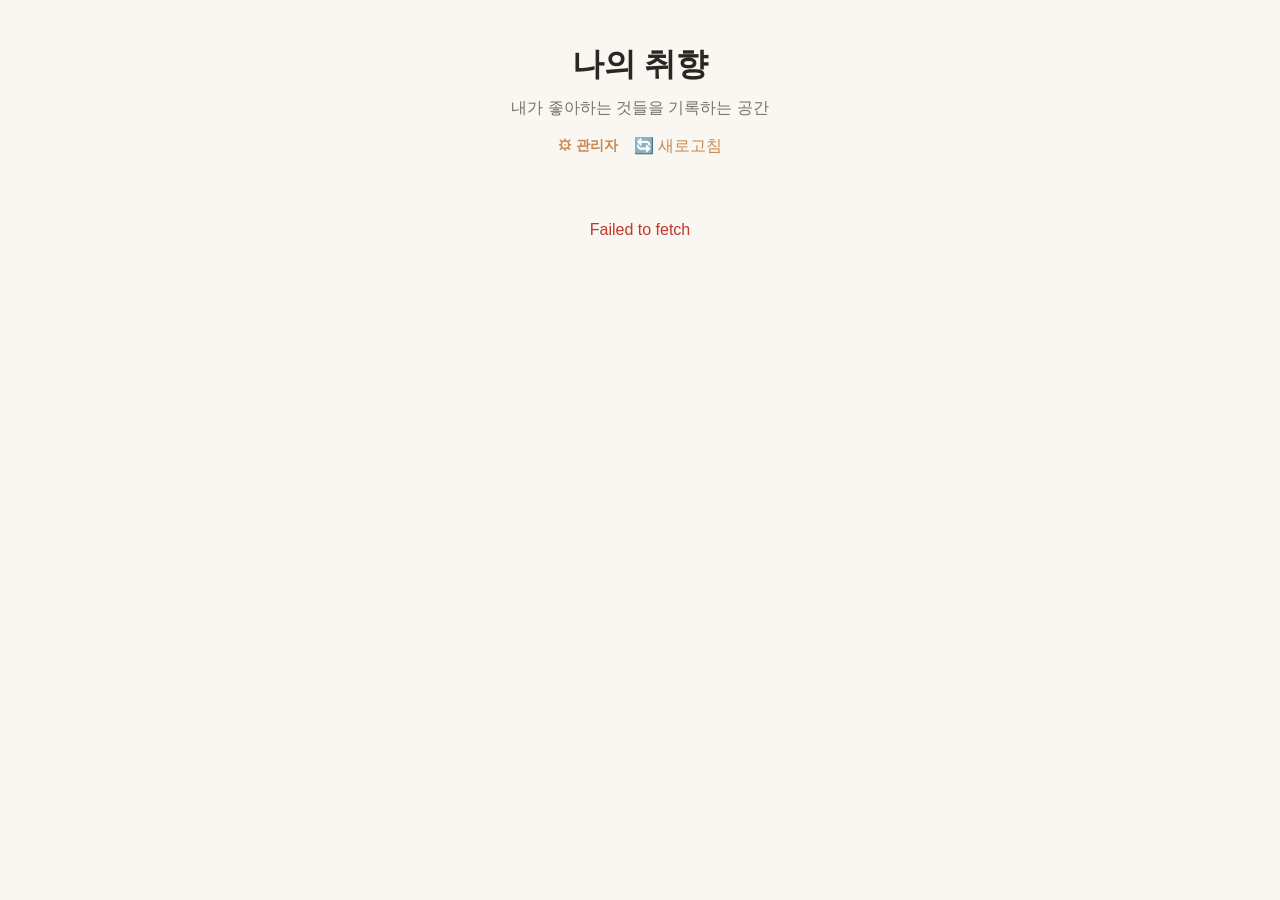
<file: index.html>
<!DOCTYPE html>
<html lang="ko">
<head>
<meta charset="UTF-8">
<meta name="viewport" content="width=device-width, initial-scale=1.0">
<meta name="robots" content="noindex, nofollow">
<title>나의 취향</title>
<link rel="stylesheet" href="style.css?v=20260821">
</head>
<body>
<header class="page-header">
    <h1>나의 취향</h1>
    <p class="page-subtitle">내가 좋아하는 것들을 기록하는 공간</p>
    <div class="nav-row">
        <a class="nav-link" href="admin.html">⚙ 관리자</a>
        <button type="button" id="refreshBtn" class="nav-link nav-button">🔄 새로고침</button>
    </div>
</header>
<main>
    <div id="loading" class="loading">불러오는 중...</div>
    <div id="errorMessage" class="error-message" style="display:none;"></div>
    <div id="emptyState" class="empty-state" style="display:none;">아직 등록된 취향이 없어요.</div>
    <div id="categories" class="categories"></div>
    <div id="toast" class="toast"></div>
</main>
<script src="taste-utils.js?v=20260821"></script>
<script src="admin-utils.js?v=20260821"></script>
<script src="app.js?v=20260821"></script>
</body>
</html>
</file>
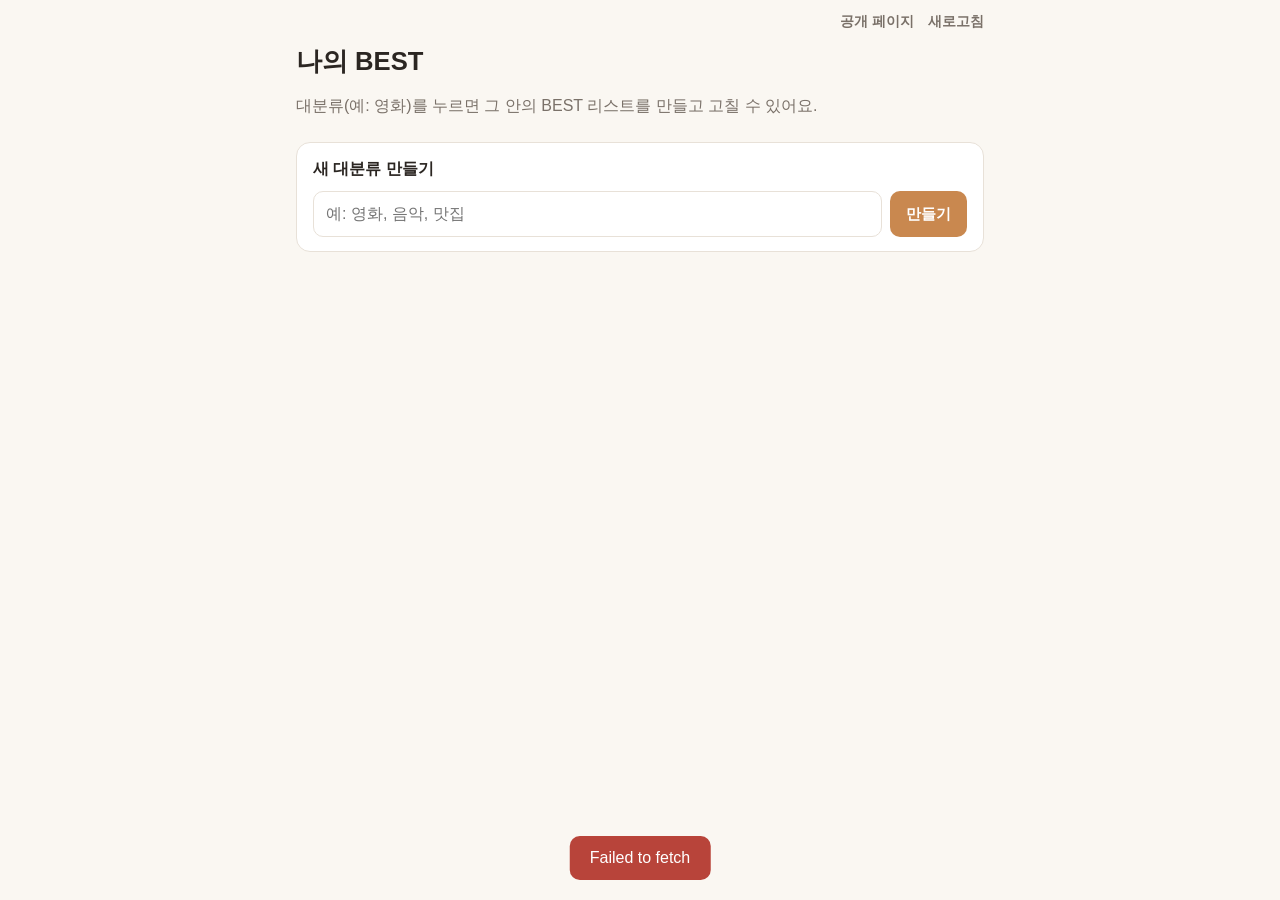
<file: admin.html>
<!DOCTYPE html>
<html lang="ko">
<head>
<meta charset="UTF-8">
<meta name="viewport" content="width=device-width, initial-scale=1.0">
<meta name="robots" content="noindex, nofollow">
<title>나의 BEST - 관리</title>
<link rel="stylesheet" href="admin_style.css?v=20260923">
</head>
<body>
<header class="topbar">
    <button type="button" id="backBtn" class="back-btn" hidden>‹ <span id="backLabel"></span></button>
    <div class="topbar-links">
        <a class="nav-link" href="index.html">공개 페이지</a>
        <button type="button" id="refreshBtn" class="nav-link nav-button">새로고침</button>
    </div>
</header>
<main>
    <p id="crumb" class="crumb"></p>
    <h1 id="viewTitle" class="view-title">나의 BEST</h1>
    <div id="loading" class="hint">불러오는 중...</div>
    <div id="view"></div>
    <div id="toast" class="toast"></div>
</main>
<script src="admin-utils.js?v=20260923"></script>
<script src="admin.js?v=20260923"></script>
</body>
</html>
</file>
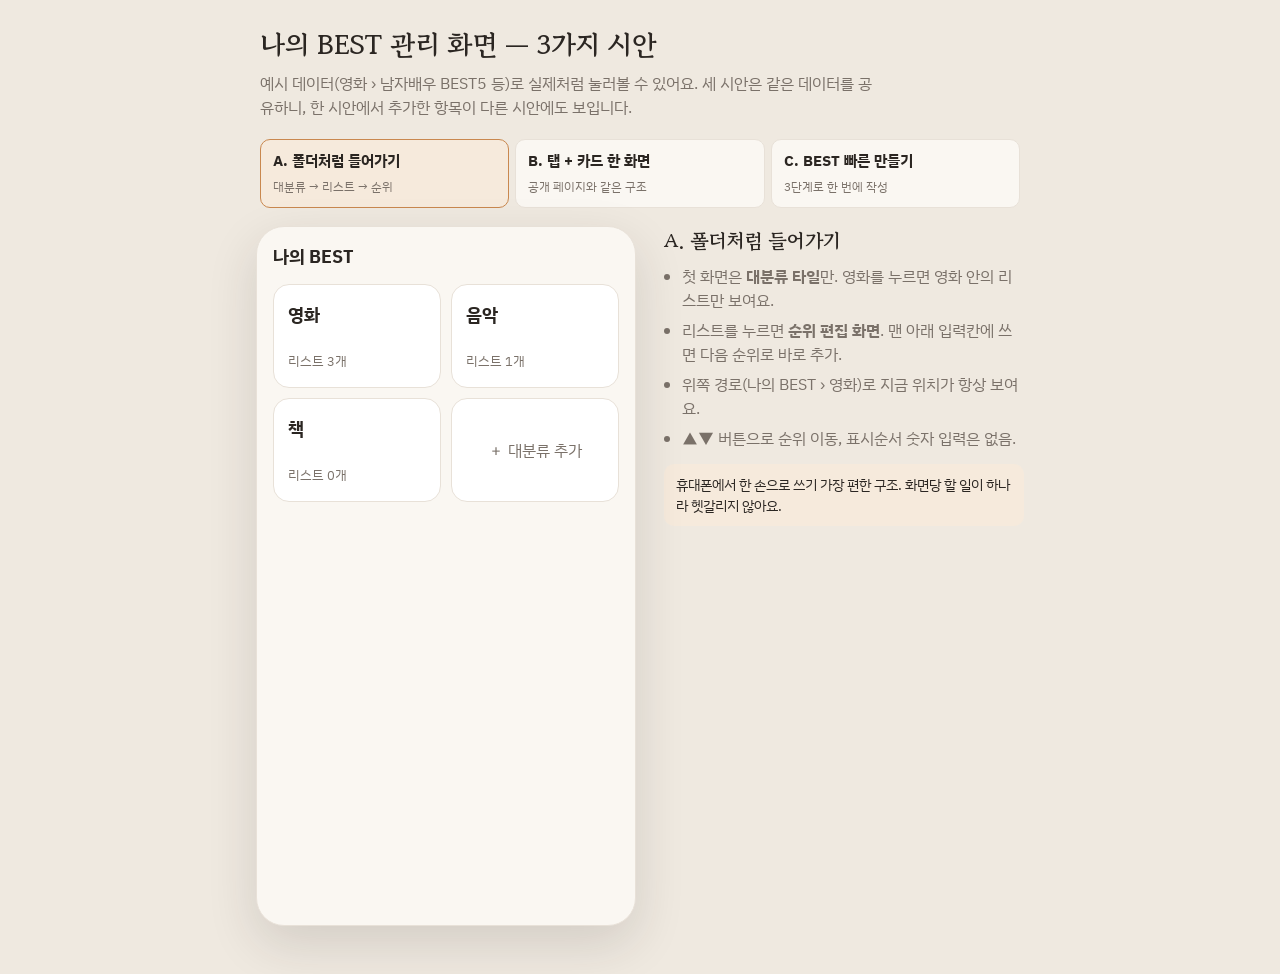
<file: design-samples.html>
<!DOCTYPE html>
<html lang="ko">
<head>
<meta charset="UTF-8">
<meta name="viewport" content="width=device-width, initial-scale=1.0">
<meta name="robots" content="noindex, nofollow">
</head>
<body>
<title>나의 BEST 시안</title>
<link rel="preconnect" href="https://fonts.googleapis.com">
<link rel="stylesheet" href="https://fonts.googleapis.com/css2?family=IBM+Plex+Sans+KR:wght@400;500;700&family=Gowun+Batang:wght@700&display=swap">
<style>
:root {
  --bg: #faf7f2; --card: #ffffff; --text: #2b2622; --muted: #7a7169; --accent: #c9884f;
  --accent-soft: #f6eadc; --border: #e8e1d8; --danger: #b8443a; --shade: rgba(43,38,34,.38);
  --gold: #e3a834; --silver: #a9b2c2; --bronze: #b97a45; --stage: #efe9e0;
}
@media (prefers-color-scheme: dark) {
  :root:not([data-theme="light"]) {
    color-scheme: dark;
    --bg: #1d1a17; --card: #27231f; --text: #eee7de; --muted: #a79d92; --accent: #dca46f;
    --accent-soft: #3a2f24; --border: #3b352f; --danger: #e07a6f; --shade: rgba(0,0,0,.55); --stage: #151310;
  }
}
:root[data-theme="dark"] {
  color-scheme: dark;
  --bg: #1d1a17; --card: #27231f; --text: #eee7de; --muted: #a79d92; --accent: #dca46f;
  --accent-soft: #3a2f24; --border: #3b352f; --danger: #e07a6f; --shade: rgba(0,0,0,.55); --stage: #151310;
}
* { box-sizing: border-box; }
body {
  background: var(--stage); color: var(--text); margin: 0;
  font-family: "IBM Plex Sans KR", "Apple SD Gothic Neo", "Malgun Gothic", sans-serif;
  padding-inline: 16px; padding-block: 24px 48px; line-height: 1.5;
}
button, input { font: inherit; color: inherit; }
button { cursor: pointer; }
:focus-visible { outline: 2px solid var(--accent); outline-offset: 2px; }

.intro { max-width: 760px; margin: 0 auto 20px; }
.intro h1 { font-family: "Gowun Batang", serif; font-size: 1.7rem; margin: 0 0 6px; text-wrap: balance; }
.intro p { margin: 0; color: var(--muted); max-width: 62ch; }

.switch { display: flex; gap: 6px; max-width: 760px; margin: 0 auto 18px; flex-wrap: wrap; }
.switch button {
  flex: 1 1 150px; text-align: left; padding: 10px 12px; border-radius: 10px;
  border: 1px solid var(--border); background: var(--bg);
}
.switch button b { display: block; font-size: .95rem; }
.switch button span { font-size: .78rem; color: var(--muted); }
.switch button[aria-pressed="true"] { border-color: var(--accent); background: var(--accent-soft); }

.stage { display: flex; gap: 28px; justify-content: center; align-items: flex-start; flex-wrap: wrap; max-width: 960px; margin: 0 auto; }
.phone {
  width: 100%; max-width: 380px; height: 700px; background: var(--bg); border-radius: 28px;
  border: 1px solid var(--border); overflow: hidden; position: relative;
  box-shadow: 0 18px 50px rgba(43,38,34,.14); display: flex; flex-direction: column;
}
.notes { flex: 1 1 260px; max-width: 360px; }
.notes h2 { font-family: "Gowun Batang", serif; margin: 0 0 8px; font-size: 1.25rem; }
.notes ul { margin: 0; padding-left: 18px; color: var(--muted); display: grid; gap: 6px; }
.notes .fit { margin-top: 14px; padding: 10px 12px; border-radius: 10px; background: var(--accent-soft); font-size: .88rem; }

/* shared in-phone parts */
.bar { display: flex; align-items: center; gap: 8px; padding: 16px 16px 10px; }
.bar h3 { margin: 0; font-size: 1.15rem; flex: 1; min-width: 0; overflow: hidden; text-overflow: ellipsis; white-space: nowrap; }
.crumb { font-size: .8rem; color: var(--muted); padding: 0 16px; }
.back { border: none; background: none; color: var(--accent); font-weight: 700; padding: 4px 0; }
.scroll { flex: 1; overflow-y: auto; padding: 4px 16px 90px; }
.ghost { border: 1px dashed var(--border); background: none; border-radius: 12px; color: var(--muted); padding: 12px; width: 100%; }
.pill { border: 1px solid var(--border); background: var(--card); border-radius: 999px; padding: 5px 12px; font-size: .85rem; white-space: nowrap; }
.pill.on { background: var(--accent); border-color: var(--accent); color: #fff; }
.rank {
  flex: 0 0 auto; width: 28px; height: 28px; border-radius: 50%; display: grid; place-items: center;
  font-size: .8rem; font-weight: 700; background: var(--border); color: var(--text); font-variant-numeric: tabular-nums;
}
.rank.r1 { background: var(--gold); color: #3f2a00; }
.rank.r2 { background: var(--silver); color: #232833; }
.rank.r3 { background: var(--bronze); color: #fff; }
.row { display: flex; align-items: center; gap: 10px; padding: 10px 0; border-top: 1px solid var(--border); }
.row:first-child { border-top: none; }
.row .t { flex: 1; min-width: 0; }
.row .t small { display: block; color: var(--muted); font-size: .78rem; }
.icon { border: none; background: none; color: var(--muted); padding: 4px 6px; border-radius: 6px; font-size: .95rem; }
.icon:hover { background: var(--accent-soft); }
.addrow { display: flex; gap: 8px; margin-top: 10px; }
.addrow input { flex: 1; min-width: 0; padding: 9px 12px; border: 1px solid var(--border); border-radius: 10px; background: var(--card); }
.addrow button, .primary { border: none; background: var(--accent); color: #fff; border-radius: 10px; padding: 9px 14px; font-weight: 700; }
.card { background: var(--card); border: 1px solid var(--border); border-radius: 14px; padding: 12px 14px; }
.fab { position: absolute; right: 16px; bottom: 18px; left: 16px; padding: 14px; border-radius: 14px; font-size: 1rem; box-shadow: 0 8px 20px rgba(201,136,79,.35); }
.sheet-wrap { position: absolute; inset: 0; background: var(--shade); display: flex; align-items: flex-end; z-index: 5; }
.sheet { background: var(--bg); width: 100%; border-radius: 20px 20px 0 0; padding: 18px 16px 20px; max-height: 88%; overflow-y: auto; }
.sheet h4 { margin: 0 0 12px; font-size: 1.05rem; }
.field { display: grid; gap: 4px; margin-bottom: 12px; font-size: .85rem; color: var(--muted); }
.field input { padding: 10px 12px; border: 1px solid var(--border); border-radius: 10px; background: var(--card); font-size: 1rem; color: var(--text); }
.chips { display: flex; gap: 6px; flex-wrap: wrap; }
.actions { display: flex; gap: 8px; margin-top: 6px; }
.actions .primary { flex: 1; padding: 12px; }
.secondary { border: 1px solid var(--border); background: var(--card); border-radius: 10px; padding: 12px 14px; }
.danger { color: var(--danger); }
.hint { font-size: .78rem; color: var(--muted); }
.preview { font-family: "Gowun Batang", serif; font-size: 1.2rem; padding: 12px; border-radius: 12px; background: var(--accent-soft); margin-bottom: 12px; }
.preview small { display: block; font-family: "IBM Plex Sans KR", sans-serif; font-size: .75rem; color: var(--muted); }

/* A */
.tiles { display: grid; grid-template-columns: 1fr 1fr; gap: 10px; }
.tile { text-align: left; background: var(--card); border: 1px solid var(--border); border-radius: 16px; padding: 16px 14px; min-height: 104px; display: flex; flex-direction: column; justify-content: space-between; }
.tile b { font-size: 1.1rem; }
.tile span { font-size: .8rem; color: var(--muted); }
.listbtn { width: 100%; display: flex; align-items: center; gap: 10px; text-align: left; background: var(--card); border: 1px solid var(--border); border-radius: 14px; padding: 12px 14px; margin-bottom: 8px; }
.listbtn .t { flex: 1; min-width: 0; }
.listbtn small { display: block; color: var(--muted); font-size: .8rem; }
.count { font-size: .78rem; color: var(--accent); font-weight: 700; font-variant-numeric: tabular-nums; }

/* B */
.tabs { display: flex; gap: 6px; overflow-x: auto; padding: 0 16px 10px; }
.stack { display: grid; gap: 12px; }
.cardhead { display: flex; align-items: center; gap: 6px; margin-bottom: 4px; }
.cardhead b { flex: 1; min-width: 0; }

/* C */
.steps { display: flex; gap: 4px; margin-bottom: 14px; }
.steps i { flex: 1; height: 4px; border-radius: 2px; background: var(--border); }
.steps i.on { background: var(--accent); }
.slot { display: flex; align-items: center; gap: 10px; margin-bottom: 8px; }
.slot input { flex: 1; min-width: 0; padding: 9px 12px; border: 1px solid var(--border); border-radius: 10px; background: var(--card); }
.group h5 { margin: 14px 0 8px; font-size: .8rem; letter-spacing: .06em; color: var(--muted); }
.mini { display: flex; gap: 6px; flex-wrap: wrap; margin-top: 6px; }
.mini span { font-size: .78rem; color: var(--muted); }

@media (prefers-reduced-motion: no-preference) { .sheet { animation: up .2s ease-out; } }
@keyframes up { from { transform: translateY(30px); opacity: .6; } }
</style>

<header class="intro">
  <h1>나의 BEST 관리 화면 — 3가지 시안</h1>
  <p>예시 데이터(영화 › 남자배우 BEST5 등)로 실제처럼 눌러볼 수 있어요. 세 시안은 같은 데이터를 공유하니, 한 시안에서 추가한 항목이 다른 시안에도 보입니다.</p>
</header>

<nav class="switch" id="switch">
  <button type="button" data-d="A" aria-pressed="true"><b>A. 폴더처럼 들어가기</b><span>대분류 → 리스트 → 순위</span></button>
  <button type="button" data-d="B" aria-pressed="false"><b>B. 탭 + 카드 한 화면</b><span>공개 페이지와 같은 구조</span></button>
  <button type="button" data-d="C" aria-pressed="false"><b>C. BEST 빠른 만들기</b><span>3단계로 한 번에 작성</span></button>
</nav>

<div class="stage">
  <div class="phone" id="phone"></div>
  <aside class="notes" id="notes"></aside>
</div>

<script>
const data = [
  { cat: '영화', lists: [
    { id: 1, name: '남자배우 BEST5', items: [{ t: '송강호', c: '어떤 역이든 설득력' }, { t: '황정민', c: '' }, { t: '이병헌', c: '' }, { t: '최민식', c: '' }, { t: '마동석', c: '' }] },
    { id: 2, name: '여자배우 BEST5', items: [{ t: '전도연', c: '' }, { t: '김혜수', c: '' }, { t: '김태리', c: '' }] },
    { id: 3, name: '인생영화 BEST10', items: [{ t: '기생충', c: '' }, { t: '올드보이', c: '' }, { t: '살인의 추억', c: '' }] }
  ] },
  { cat: '음악', lists: [
    { id: 4, name: '여름노래 BEST5', items: [{ t: '여름 안에서', c: '' }, { t: 'Hype Boy', c: '' }] }
  ] },
  { cat: '책', lists: [] }
];
let nextId = 10;
const esc = s => String(s).replace(/[&<>"]/g, ch => ({ '&': '&amp;', '<': '&lt;', '>': '&gt;', '"': '&quot;' }[ch]));
const findList = id => { for (const c of data) { const l = c.lists.find(x => x.id === id); if (l) return { c, l }; } };
const limitOf = name => { const m = name.match(/BEST\s?(\d+)/i); return m ? +m[1] : null; };
const rank = i => `<span class="rank${i < 3 ? ' r' + (i + 1) : ''}">${i + 1}</span>`;

const phone = document.getElementById('phone');
const notes = document.getElementById('notes');
let design = 'A';
const st = { A: { level: 0, cat: '영화', list: null }, B: { cat: '영화', sheet: null }, C: { sheet: null } };

const NOTES = {
  A: `<h2>A. 폴더처럼 들어가기</h2><ul>
    <li>첫 화면은 <b>대분류 타일</b>만. 영화를 누르면 영화 안의 리스트만 보여요.</li>
    <li>리스트를 누르면 <b>순위 편집 화면</b>. 맨 아래 입력칸에 쓰면 다음 순위로 바로 추가.</li>
    <li>위쪽 경로(나의 BEST › 영화)로 지금 위치가 항상 보여요.</li>
    <li>▲▼ 버튼으로 순위 이동, 표시순서 숫자 입력은 없음.</li></ul>
    <div class="fit">휴대폰에서 한 손으로 쓰기 가장 편한 구조. 화면당 할 일이 하나라 헷갈리지 않아요.</div>`,
  B: `<h2>B. 탭 + 카드 한 화면</h2><ul>
    <li>공개 페이지처럼 <b>대분류 탭</b>, 그 아래 리스트 카드가 펼쳐져 있어요.</li>
    <li>각 카드 아래 입력칸에서 바로 항목 추가.</li>
    <li>항목을 누르면 아래에서 <b>수정 시트</b>가 올라와 코멘트·링크를 편집.</li>
    <li>탭 옆 <b>＋</b>로 새 대분류, 카드의 ⋯로 이름 변경·삭제.</li></ul>
    <div class="fit">전체를 한눈에 보면서 고치기 좋아요. 리스트가 많아지면 스크롤이 길어질 수 있어요.</div>`,
  C: `<h2>C. BEST 빠른 만들기</h2><ul>
    <li>큰 버튼 하나로 시작: <b>① 대분류 고르기 → ② 제목 + BEST 개수 → ③ 순위 칸 채우기</b>.</li>
    <li>"남자배우" + "BEST 5"를 고르면 제목이 자동으로 <b>남자배우 BEST5</b>가 되고, 1~5위 칸이 미리 준비돼요.</li>
    <li>만든 뒤에는 목록에서 눌러 이어서 수정.</li></ul>
    <div class="fit">새 BEST를 자주 만든다면 가장 빠름. 이미 있는 리스트를 고칠 때는 A·B보다 한 단계 더 들어가야 해요.</div>`
};

function render() {
  document.querySelectorAll('#switch button').forEach(b => b.setAttribute('aria-pressed', b.dataset.d === design));
  notes.innerHTML = NOTES[design];
  phone.innerHTML = design === 'A' ? viewA() : design === 'B' ? viewB() : viewC();
  const auto = phone.querySelector('[data-autofocus]');
  if (auto) auto.focus({ preventScroll: true });
}

/* ---------- A ---------- */
function viewA() {
  const s = st.A;
  if (s.level === 0) {
    return `<div class="bar"><h3>나의 BEST</h3></div>
      <div class="scroll"><div class="tiles">
        ${data.map(c => `<button type="button" class="tile" data-a="open-cat" data-cat="${esc(c.cat)}"><b>${esc(c.cat)}</b><span>리스트 ${c.lists.length}개</span></button>`).join('')}
        <button type="button" class="tile ghost" data-a="new-cat" style="justify-content:center;align-items:center">＋ 대분류 추가</button>
      </div>
      ${s.newCat ? `<div class="addrow"><input id="a-newcat" placeholder="예: 드라마" data-autofocus><button type="button" data-a="save-cat">추가</button></div>` : ''}
      </div>`;
  }
  const cat = data.find(c => c.cat === s.cat);
  if (s.level === 1) {
    return `<div class="bar"><button type="button" class="back" data-a="up">‹ 나의 BEST</button></div>
      <div class="bar" style="padding-top:0"><h3>${esc(cat.cat)}</h3></div>
      <div class="scroll">
        ${cat.lists.map(l => {
          const lim = limitOf(l.name);
          return `<button type="button" class="listbtn" data-a="open-list" data-id="${l.id}">
            <div class="t"><b>${esc(l.name)}</b><small>${l.items[0] ? '1위 ' + esc(l.items[0].t) : '아직 비어 있어요'}</small></div>
            <span class="count">${l.items.length}${lim ? '/' + lim : '개'}</span><span aria-hidden="true">›</span></button>`;
        }).join('') || '<p class="hint">아직 리스트가 없어요.</p>'}
        <div class="card" style="margin-top:12px">
          <b style="font-size:.9rem">새 리스트</b>
          <div class="addrow" style="margin-top:6px"><input id="a-newlist" placeholder="예: 남자배우"></div>
          <div class="chips" style="margin-top:8px">${[3, 5, 10].map(n => `<button type="button" class="pill" data-a="new-list" data-n="${n}">BEST ${n}</button>`).join('')}<button type="button" class="pill" data-a="new-list" data-n="0">개수 없이</button></div>
        </div>
      </div>`;
  }
  const { l } = findList(s.list);
  const lim = limitOf(l.name);
  return `<div class="bar"><button type="button" class="back" data-a="up">‹ ${esc(cat.cat)}</button></div>
    <div class="crumb">나의 BEST › ${esc(cat.cat)}</div>
    <div class="bar" style="padding-top:2px"><h3>${esc(l.name)}</h3><span class="count">${l.items.length}${lim ? '/' + lim : ''}</span></div>
    <div class="scroll"><div class="card">
      ${l.items.map((it, i) => `<div class="row">${rank(i)}<div class="t">${esc(it.t)}${it.c ? `<small>${esc(it.c)}</small>` : ''}</div>
        <button type="button" class="icon" data-a="mv" data-i="${i}" data-d="-1" aria-label="위로">▲</button>
        <button type="button" class="icon" data-a="mv" data-i="${i}" data-d="1" aria-label="아래로">▼</button>
        <button type="button" class="icon" data-a="del" data-i="${i}" aria-label="삭제">✕</button></div>`).join('') || '<p class="hint">첫 번째 순위를 적어보세요.</p>'}
      ${!lim || l.items.length < lim ? `<div class="addrow"><input id="a-item" placeholder="${l.items.length + 1}위 입력" data-autofocus><button type="button" data-a="add-item">추가</button></div>` : `<p class="hint" style="margin:10px 0 0">BEST ${lim} 완성! 🎉</p>`}
    </div></div>`;
}

/* ---------- B ---------- */
function viewB() {
  const s = st.B;
  const cat = data.find(c => c.cat === s.cat) || data[0];
  let sheet = '';
  if (s.sheet && s.sheet.type === 'item') {
    const { l } = findList(s.sheet.list); const it = l.items[s.sheet.i];
    sheet = `<div class="sheet-wrap" data-a="close"><div class="sheet"><h4>${esc(l.name)} · ${s.sheet.i + 1}위</h4>
      <label class="field">제목<input id="b-t" value="${esc(it.t)}"></label>
      <label class="field">한줄 코멘트<input id="b-c" value="${esc(it.c)}" placeholder="왜 좋은지 짧게"></label>
      <label class="field">이미지·유튜브 링크<input id="b-u" placeholder="https://"></label>
      <div class="actions"><button type="button" class="secondary danger" data-a="b-del">삭제</button><button type="button" class="primary" data-a="b-save">저장</button></div></div></div>`;
  } else if (s.sheet && s.sheet.type === 'menu') {
    const { l } = findList(s.sheet.list);
    sheet = `<div class="sheet-wrap" data-a="close"><div class="sheet"><h4>리스트 설정</h4>
      <label class="field">리스트 제목<input id="b-name" value="${esc(l.name)}"></label>
      <div class="actions"><button type="button" class="secondary danger" data-a="b-dellist">리스트 삭제</button><button type="button" class="primary" data-a="b-rename">저장</button></div></div></div>`;
  } else if (s.sheet && s.sheet.type === 'cat') {
    sheet = `<div class="sheet-wrap" data-a="close"><div class="sheet"><h4>새 대분류</h4>
      <label class="field">대분류 이름<input id="b-cat" placeholder="예: 드라마, 맛집, 게임" data-autofocus></label>
      <div class="actions"><button type="button" class="primary" data-a="b-addcat">만들기</button></div></div></div>`;
  }
  return `<div class="bar"><h3>나의 BEST 관리</h3></div>
    <div class="tabs">${data.map(c => `<button type="button" class="pill${c === cat ? ' on' : ''}" data-a="b-tab" data-cat="${esc(c.cat)}">${esc(c.cat)}</button>`).join('')}
      <button type="button" class="pill" data-a="b-newcat" aria-label="대분류 추가">＋</button></div>
    <div class="scroll"><div class="stack">
      ${cat.lists.map(l => `<div class="card"><div class="cardhead"><b>${esc(l.name)}</b><button type="button" class="icon" data-a="b-menu" data-id="${l.id}" aria-label="리스트 설정">⋯</button></div>
        ${l.items.map((it, i) => `<div class="row" data-a="b-item" data-id="${l.id}" data-i="${i}" style="cursor:pointer">${rank(i)}<div class="t">${esc(it.t)}${it.c ? `<small>${esc(it.c)}</small>` : ''}</div><span class="hint">›</span></div>`).join('')}
        <div class="addrow"><input id="b-add-${l.id}" placeholder="${l.items.length + 1}위 추가"><button type="button" data-a="b-add" data-id="${l.id}">＋</button></div></div>`).join('')}
      <div class="card"><b style="font-size:.9rem">${esc(cat.cat)}에 새 리스트</b>
        <div class="addrow"><input id="b-newlist" placeholder="예: 남자배우 BEST5"><button type="button" data-a="b-newlist">만들기</button></div></div>
    </div></div>${sheet}`;
}

/* ---------- C ---------- */
function viewC() {
  const s = st.C;
  let sheet = '';
  if (s.sheet) {
    const w = s.sheet;
    const title = w.topic ? `${w.topic}${w.n ? ' BEST' + w.n : ''}` : '';
    const steps = `<div class="steps">${[1, 2, 3].map(k => `<i class="${k <= w.step ? 'on' : ''}"></i>`).join('')}</div>`;
    let body = '';
    if (w.step === 1) {
      body = `<h4>① 어떤 분야인가요?</h4><div class="chips">${data.map(c => `<button type="button" class="pill${w.cat === c.cat ? ' on' : ''}" data-a="c-cat" data-cat="${esc(c.cat)}">${esc(c.cat)}</button>`).join('')}</div>
        <label class="field" style="margin-top:12px">또는 새 대분류<input id="c-newcat" placeholder="예: 드라마" value="${data.some(c => c.cat === w.cat) ? '' : esc(w.cat || '')}"></label>
        <div class="actions"><button type="button" class="secondary" data-a="close">취소</button><button type="button" class="primary" data-a="c-next1">다음</button></div>`;
    } else if (w.step === 2) {
      body = `<h4>② 무엇의 BEST인가요?</h4>
        <label class="field">주제<input id="c-topic" value="${esc(w.topic || '')}" placeholder="예: 남자배우" data-autofocus></label>
        <div class="field">몇 위까지?<div class="chips">${[3, 5, 10].map(n => `<button type="button" class="pill${w.n === n ? ' on' : ''}" data-a="c-n" data-n="${n}">BEST ${n}</button>`).join('')}<button type="button" class="pill${w.n === 0 ? ' on' : ''}" data-a="c-n" data-n="0">제한 없음</button></div></div>
        <div class="preview"><small>이렇게 저장돼요</small>${esc(w.cat)} · ${esc(title || '제목 미리보기')}</div>
        <div class="actions"><button type="button" class="secondary" data-a="c-prev">이전</button><button type="button" class="primary" data-a="c-next2">다음</button></div>`;
    } else {
      const n = w.n || 5;
      body = `<h4>③ ${esc(title)} 채우기</h4><p class="hint" style="margin:-6px 0 12px">지금 다 안 채워도 돼요. 나중에 이어서 쓸 수 있어요.</p>
        ${Array.from({ length: n }, (_, i) => `<div class="slot">${rank(i)}<input id="c-slot-${i}" placeholder="${i + 1}위"${i === 0 ? ' data-autofocus' : ''}></div>`).join('')}
        <div class="actions"><button type="button" class="secondary" data-a="c-prev">이전</button><button type="button" class="primary" data-a="c-done">완료</button></div>`;
    }
    sheet = `<div class="sheet-wrap"><div class="sheet">${steps}${body}</div></div>`;
  }
  return `<div class="bar"><h3>나의 BEST</h3></div>
    <div class="scroll">
      ${data.filter(c => c.lists.length).map(c => `<div class="group"><h5>${esc(c.cat)}</h5>
        ${c.lists.map(l => { const lim = limitOf(l.name); return `<div class="card" style="margin-bottom:8px"><div class="cardhead"><b>${esc(l.name)}</b><span class="count">${l.items.length}${lim ? '/' + lim : ''}</span></div>
          <div class="mini">${l.items.slice(0, 3).map((it, i) => `<span>${i + 1}. ${esc(it.t)}</span>`).join('') || '<span>비어 있음</span>'}</div></div>`; }).join('')}</div>`).join('')}
    </div>
    <button type="button" class="primary fab" data-a="c-open">＋ 새 BEST 만들기</button>${sheet}`;
}

const val = id => (document.getElementById(id) || {}).value?.trim() || '';

phone.addEventListener('click', e => {
  const el = e.target.closest('[data-a]');
  if (!el) return;
  const a = el.dataset.a;
  if (a === 'close' && e.target !== el) return; // only backdrop closes
  const A = st.A, B = st.B, C = st.C;
  switch (a) {
    case 'open-cat': A.level = 1; A.cat = el.dataset.cat; break;
    case 'new-cat': A.newCat = true; break;
    case 'save-cat': { const v = val('a-newcat'); if (!v) return; if (!data.some(c => c.cat === v)) data.push({ cat: v, lists: [] }); A.newCat = false; A.level = 1; A.cat = v; break; }
    case 'up': A.level--; break;
    case 'new-list': { const v = val('a-newlist'); if (!v) { document.getElementById('a-newlist').focus(); return; } const n = +el.dataset.n; const l = { id: nextId++, name: n ? `${v} BEST${n}` : v, items: [] }; data.find(c => c.cat === A.cat).lists.push(l); A.level = 2; A.list = l.id; break; }
    case 'open-list': A.level = 2; A.list = +el.dataset.id; break;
    case 'add-item': { const v = val('a-item'); if (!v) return; findList(A.list).l.items.push({ t: v, c: '' }); break; }
    case 'mv': { const it = findList(A.list).l.items; const i = +el.dataset.i, j = i + +el.dataset.d; if (j < 0 || j >= it.length) return; [it[i], it[j]] = [it[j], it[i]]; break; }
    case 'del': findList(A.list).l.items.splice(+el.dataset.i, 1); break;

    case 'b-tab': B.cat = el.dataset.cat; break;
    case 'b-newcat': B.sheet = { type: 'cat' }; break;
    case 'b-addcat': { const v = val('b-cat'); if (!v) return; if (!data.some(c => c.cat === v)) data.push({ cat: v, lists: [] }); B.cat = v; B.sheet = null; break; }
    case 'b-item': B.sheet = { type: 'item', list: +el.dataset.id, i: +el.dataset.i }; break;
    case 'b-menu': B.sheet = { type: 'menu', list: +el.dataset.id }; break;
    case 'b-save': { const it = findList(B.sheet.list).l.items[B.sheet.i]; it.t = val('b-t') || it.t; it.c = val('b-c'); B.sheet = null; break; }
    case 'b-del': findList(B.sheet.list).l.items.splice(B.sheet.i, 1); B.sheet = null; break;
    case 'b-rename': { const v = val('b-name'); if (v) findList(B.sheet.list).l.name = v; B.sheet = null; break; }
    case 'b-dellist': { const { c, l } = findList(B.sheet.list); c.lists.splice(c.lists.indexOf(l), 1); B.sheet = null; break; }
    case 'b-add': { const id = +el.dataset.id; const v = val('b-add-' + id); if (!v) return; findList(id).l.items.push({ t: v, c: '' }); break; }
    case 'b-newlist': { const v = val('b-newlist'); if (!v) return; (data.find(c => c.cat === B.cat) || data[0]).lists.push({ id: nextId++, name: v, items: [] }); break; }
    case 'close': B.sheet = null; C.sheet = null; break;

    case 'c-open': C.sheet = { step: 1, cat: data[0].cat, topic: '', n: 5 }; break;
    case 'c-cat': C.sheet.cat = el.dataset.cat; break;
    case 'c-next1': { const v = val('c-newcat'); if (v) C.sheet.cat = v; C.sheet.step = 2; break; }
    case 'c-n': C.sheet.topic = val('c-topic'); C.sheet.n = +el.dataset.n; break;
    case 'c-prev': if (C.sheet.step === 2) C.sheet.topic = val('c-topic'); C.sheet.step--; break;
    case 'c-next2': { C.sheet.topic = val('c-topic'); if (!C.sheet.topic) { document.getElementById('c-topic').focus(); return; } C.sheet.step = 3; break; }
    case 'c-done': {
      const w = C.sheet; const n = w.n || 5;
      const items = Array.from({ length: n }, (_, i) => val('c-slot-' + i)).filter(Boolean).map(t => ({ t, c: '' }));
      let cat = data.find(c => c.cat === w.cat); if (!cat) { cat = { cat: w.cat, lists: [] }; data.push(cat); }
      cat.lists.push({ id: nextId++, name: `${w.topic}${w.n ? ' BEST' + w.n : ''}`, items });
      C.sheet = null; break;
    }
    default: return;
  }
  render();
});

phone.addEventListener('keydown', e => {
  if (e.key !== 'Enter' || e.target.tagName !== 'INPUT' || e.isComposing) return;
  const btn = e.target.closest('.addrow')?.querySelector('button');
  if (btn) { e.preventDefault(); btn.click(); }
});

document.getElementById('switch').addEventListener('click', e => {
  const b = e.target.closest('button'); if (!b) return;
  design = b.dataset.d;
  try { localStorage.setItem('mybest-design', design); } catch (err) {}
  render();
});
try { const d = localStorage.getItem('mybest-design'); if (d && NOTES[d]) design = d; } catch (err) {}
render();
</script>
</body>
</html>
</file>
<file: style.css>
:root {
    --bg: #faf7f2;
    --card-bg: #ffffff;
    --text: #2b2622;
    --text-muted: #7a7169;
    --accent: #c9884f;
    --border: #e8e1d8;
    --danger: #c0392b;
    --radius: 12px;
}

* { box-sizing: border-box; }

body {
    margin: 0;
    font-family: -apple-system, BlinkMacSystemFont, "Segoe UI", "Malgun Gothic", sans-serif;
    background: var(--bg);
    color: var(--text);
    line-height: 1.5;
}

.page-header { text-align: center; padding: 40px 20px 20px; }
.page-header h1 { margin: 0 0 8px; font-size: 2rem; }
.page-subtitle { margin: 0; color: var(--text-muted); }
.nav-row { display: flex; align-items: center; justify-content: center; gap: 16px; margin-top: 14px; }
.nav-link {
    display: inline-block; color: var(--accent);
    text-decoration: none; font-size: 0.9rem; font-weight: 600;
}
.nav-link:hover { text-decoration: underline; }
.nav-button { background: none; border: none; padding: 0; cursor: pointer; font: inherit; }

main { max-width: 960px; margin: 0 auto; padding: 0 16px 60px; }

.loading, .empty-state, .error-message { text-align: center; padding: 40px 16px; color: var(--text-muted); }
.error-message { color: var(--danger); }

.category-tabs {
    display: flex; gap: 4px; overflow-x: auto; margin-bottom: 24px;
    border-bottom: 1px solid var(--border); -webkit-overflow-scrolling: touch;
}
.category-tab {
    flex: 0 0 auto; padding: 10px 18px; border: none; background: none; cursor: pointer;
    font-size: 1rem; font-weight: 700; color: var(--text-muted); border-bottom: 3px solid transparent;
    white-space: nowrap; margin-bottom: -1px;
}
.category-tab--active { color: var(--accent); border-bottom-color: var(--accent); }

.category-section { margin-bottom: 40px; }
.category-section[hidden] { display: none; }

.list-grid { display: grid; grid-template-columns: repeat(auto-fill, minmax(280px, 1fr)); gap: 16px; }

.list-card {
    background: var(--card-bg); border: 1px solid var(--border); border-radius: var(--radius);
    padding: 16px; box-shadow: 0 2px 10px rgba(43, 38, 34, 0.05);
    transition: transform 0.15s ease, box-shadow 0.15s ease;
}
.list-card:hover { transform: translateY(-2px); box-shadow: 0 6px 16px rgba(43, 38, 34, 0.09); }
.list-title-row { display: flex; align-items: center; justify-content: space-between; gap: 8px; margin-bottom: 12px; }
.list-title {
    margin: 0; font-size: 1.1rem; cursor: pointer; display: flex; align-items: center; gap: 6px;
    user-select: none;
}
.list-title-chevron { display: inline-block; color: var(--accent); font-size: 0.8rem; transition: transform 0.15s ease; }
.list-title--collapsed .list-title-chevron { transform: rotate(-90deg); }
.list-body[hidden] { display: none; }
.btn-quick-add {
    flex: 0 0 auto; padding: 4px 10px; font-size: 0.8rem; font-weight: 600;
    border: 1px solid var(--accent); border-radius: 999px; background: #fff;
    color: var(--accent); cursor: pointer;
}
.btn-quick-add:hover { background: var(--accent); color: #fff; }

.quick-add-panel {
    display: flex; gap: 8px; margin-bottom: 12px; padding: 10px; background: #fbf3e9;
    border: 1px dashed var(--accent); border-radius: 8px; flex-wrap: wrap;
}
.quick-add-panel[hidden] { display: none; }
.quick-add-title {
    flex: 1 1 140px; padding: 6px 8px; border: 1px solid var(--border); border-radius: 6px; font-size: 0.9rem;
}
.quick-add-actions { display: flex; gap: 6px; }
.quick-add-actions button {
    padding: 6px 12px; border-radius: 6px; border: none; cursor: pointer; font-size: 0.85rem;
}
.quick-add-save { background: var(--accent); color: #fff; }
.quick-add-cancel { background: var(--border); color: var(--text); }

.item-list { list-style: none; margin: 0; padding: 0; display: flex; flex-direction: column; gap: 12px; }
.item-card { display: flex; gap: 6px; align-items: flex-start; }
.item-card--top { padding: 6px 8px; margin: -6px -8px; border-radius: 10px; background: rgba(201, 136, 79, 0.06); }
.item-card.dragging { opacity: 0.55; }

.drag-handle {
    cursor: grab; touch-action: none; user-select: none; -webkit-user-select: none;
    flex: 0 0 auto; padding: 4px 2px; font-size: 1rem; color: var(--text-muted); line-height: 28px;
}
.drag-handle:active { cursor: grabbing; }

.item-rank {
    flex: 0 0 auto; min-width: 40px; height: 28px; padding: 0 8px; border-radius: 14px;
    background: var(--accent); color: #fff; display: flex; align-items: center;
    justify-content: center; font-size: 0.8rem; font-weight: 700;
}
.item-rank--gold {
    background: linear-gradient(135deg, #ffe9a8, #f5b942 60%, #e08e1e);
    color: #5a3b00; box-shadow: 0 0 0 2px #fff, 0 2px 10px rgba(245, 185, 66, 0.6);
}
.item-rank--silver {
    background: linear-gradient(135deg, #f4f6fa, #cfd6e2 60%, #a9b2c2);
    color: #3a4150; box-shadow: 0 0 0 2px #fff, 0 2px 10px rgba(169, 178, 194, 0.5);
}
.item-rank--bronze {
    background: linear-gradient(135deg, #f0c39c, #cd8a52 60%, #a3652f);
    color: #4a2a0d; box-shadow: 0 0 0 2px #fff, 0 2px 10px rgba(163, 101, 47, 0.5);
}

.item-body { flex: 1; min-width: 0; }
.item-title {
    display: block; font-weight: 600; margin: 0; padding: 0; border: none; background: none;
    color: var(--text); text-align: left; width: 100%;
}
button.item-title { font: inherit; }
.item-title--expandable {
    cursor: pointer; display: flex; align-items: center; justify-content: space-between; gap: 8px;
}
.item-title-chevron { color: var(--text-muted); font-size: 0.75rem; transition: transform 0.15s ease; flex: 0 0 auto; }
.item-title--open .item-title-chevron { transform: rotate(180deg); }
.item-detail { margin-top: 6px; }
.item-comment { color: var(--text-muted); font-size: 0.9rem; margin-top: 2px; }
.item-media { display: inline-block; margin-top: 8px; }
.item-media img { max-width: 100%; border-radius: 8px; display: block; }
.item-media-link { color: var(--accent); text-decoration: none; font-size: 0.9rem; }
.item-empty { color: var(--text-muted); font-size: 0.9rem; }

.toast {
    position: fixed; bottom: 20px; left: 50%; transform: translateX(-50%) translateY(20px);
    background: var(--text); color: #fff; padding: 10px 20px; border-radius: 8px;
    opacity: 0; pointer-events: none; transition: all 0.2s ease; z-index: 10;
}
.toast.show { opacity: 1; transform: translateX(-50%) translateY(0); }
.toast.show.danger { background: var(--danger); }

@media (max-width: 480px) {
    .page-header h1 { font-size: 1.5rem; }
}
</file>
<file: admin_style.css>
:root {
    --bg: #faf7f2;
    --card-bg: #ffffff;
    --text: #2b2622;
    --text-muted: #7a7169;
    --accent: #c9884f;
    --accent-soft: #f6eadc;
    --border: #e8e1d8;
    --danger: #b8443a;
    --gold: #e3a834;
    --silver: #a9b2c2;
    --bronze: #b97a45;
    --radius: 14px;
}

* { box-sizing: border-box; }

body {
    margin: 0;
    font-family: -apple-system, BlinkMacSystemFont, "Segoe UI", "Apple SD Gothic Neo", "Malgun Gothic", sans-serif;
    background: var(--bg);
    color: var(--text);
    line-height: 1.5;
}
button, input, textarea { font: inherit; color: inherit; }
button { cursor: pointer; }
:focus-visible { outline: 2px solid var(--accent); outline-offset: 2px; }

.topbar {
    position: sticky; top: 0; z-index: 5; background: var(--bg);
    display: flex; align-items: center; gap: 12px; padding: 12px 16px;
    max-width: 720px; margin: 0 auto;
}
.back-btn { border: none; background: none; color: var(--accent); font-weight: 700; font-size: 1rem; padding: 6px 0; }
.topbar-links { margin-left: auto; display: flex; gap: 14px; }
.nav-link { color: var(--text-muted); text-decoration: none; font-size: 0.85rem; font-weight: 600; }
.nav-link:hover { color: var(--accent); }
.nav-button { background: none; border: none; padding: 0; }

main { max-width: 720px; margin: 0 auto; padding: 0 16px 60px; }
.crumb { margin: 4px 0 0; font-size: 0.8rem; color: var(--text-muted); }
.view-title { margin: 2px 0 16px; font-size: 1.6rem; line-height: 1.25; word-break: keep-all; }
.guide { color: var(--text-muted); margin: 0 0 14px; }
.hint { color: var(--text-muted); font-size: 0.82rem; margin: 10px 2px; }
#view { display: grid; gap: 12px; }
#view.is-busy { opacity: 0.6; pointer-events: none; }
#view > * { margin-top: 0; margin-bottom: 0; }

.card { background: var(--card-bg); border: 1px solid var(--border); border-radius: var(--radius); padding: 14px 16px; }
.card-label { display: block; font-weight: 700; margin-bottom: 8px; }
.add-card { display: grid; gap: 10px; }
.add-card .card-label { margin-bottom: 0; }

input[type="text"], input[type="url"], textarea {
    width: 100%; padding: 10px 12px; border: 1px solid var(--border); border-radius: 10px;
    background: var(--card-bg); font-size: 1rem;
}
textarea { min-height: 64px; resize: vertical; }
.add-row { display: flex; gap: 8px; }
.add-row input { flex: 1; min-width: 0; }
.add-row--item { margin-top: 12px; }

.btn-primary, .btn-secondary, .btn-danger {
    border-radius: 10px; padding: 10px 16px; font-weight: 700; font-size: 0.95rem; white-space: nowrap;
}
.btn-primary { border: none; background: var(--accent); color: #fff; }
.btn-secondary { border: 1px solid var(--border); background: var(--card-bg); }
.btn-danger { border: 1px solid var(--border); background: var(--card-bg); color: var(--danger); }
.btn-block { width: 100%; }

/* 1단계: 대분류 타일 */
.tiles { display: grid; grid-template-columns: repeat(auto-fill, minmax(150px, 1fr)); gap: 10px; }
.tile {
    text-align: left; background: var(--card-bg); border: 1px solid var(--border); border-radius: 16px;
    padding: 16px 14px; min-height: 96px; display: flex; flex-direction: column; justify-content: space-between;
}
.tile:hover { border-color: var(--accent); }
.tile b { font-size: 1.15rem; word-break: keep-all; }
.tile span { font-size: 0.8rem; color: var(--text-muted); }

/* 2단계: 리스트 */
.list-rows { display: grid; gap: 8px; }
.list-row { display: flex; align-items: stretch; gap: 6px; }
.list-open {
    flex: 1; min-width: 0; display: flex; align-items: center; gap: 10px; text-align: left;
    background: var(--card-bg); border: 1px solid var(--border); border-radius: var(--radius); padding: 12px 14px;
}
.list-open:hover { border-color: var(--accent); }
.list-open-text { flex: 1; min-width: 0; }
.list-open-text b { display: block; word-break: keep-all; }
.list-open-text small { display: block; color: var(--text-muted); font-size: 0.8rem; overflow: hidden; text-overflow: ellipsis; white-space: nowrap; }
.count { color: var(--accent); font-weight: 700; font-size: 0.8rem; font-variant-numeric: tabular-nums; }
.chevron { color: var(--text-muted); font-size: 1.2rem; }
.move-btns { display: flex; flex-direction: column; gap: 4px; }
.icon-btn {
    flex: 1; border: 1px solid var(--border); background: var(--card-bg); border-radius: 8px;
    color: var(--text-muted); font-size: 0.7rem; padding: 0 10px;
}
.icon-btn:disabled { opacity: 0.35; cursor: default; }

.chips { display: flex; gap: 6px; flex-wrap: wrap; }
.chip { border: 1px solid var(--border); background: var(--card-bg); border-radius: 999px; padding: 6px 14px; font-size: 0.88rem; }
.chip--on { background: var(--accent); border-color: var(--accent); color: #fff; }
.preview { margin: 0; padding: 10px 12px; background: var(--accent-soft); border-radius: 10px; font-size: 0.9rem; }

.settings summary { cursor: pointer; font-weight: 600; color: var(--text-muted); font-size: 0.9rem; }
.settings[open] summary { margin-bottom: 12px; }
.settings .btn-danger { margin-top: 12px; }

/* 3단계: 순위 편집 */
.item-list { list-style: none; margin: 0; padding: 0; }
.item-row { display: flex; align-items: center; gap: 10px; padding: 8px 0; border-top: 1px solid var(--border); background: var(--card-bg); }
.item-row:first-child { border-top: none; }
.item-row.dragging { opacity: 0.55; background: var(--accent-soft); border-radius: 8px; }
.rank {
    flex: 0 0 auto; width: 30px; height: 30px; border-radius: 50%; display: grid; place-items: center;
    font-size: 0.85rem; font-weight: 700; background: var(--border); font-variant-numeric: tabular-nums;
}
.rank--1 { background: var(--gold); color: #3f2a00; }
.rank--2 { background: var(--silver); color: #232833; }
.rank--3 { background: var(--bronze); color: #fff; }
.item-open { flex: 1; min-width: 0; text-align: left; border: none; background: none; padding: 4px 0; }
.item-open span { display: block; font-weight: 600; word-break: keep-all; }
.item-open small { display: block; color: var(--text-muted); font-size: 0.8rem; }
.drag-handle {
    cursor: grab; touch-action: none; user-select: none; -webkit-user-select: none;
    padding: 6px 8px; font-size: 1.1rem; color: var(--text-muted); flex: 0 0 auto;
}
.drag-handle:active { cursor: grabbing; }

.item-row--editing { display: block; }
.item-edit { display: grid; gap: 10px; padding: 6px 0; }
.item-edit-head { display: flex; align-items: center; gap: 10px; }
.item-edit label { display: grid; gap: 4px; font-size: 0.85rem; color: var(--text-muted); }
.edit-actions { display: flex; gap: 8px; }
.edit-actions .btn-primary { flex: 1; }
.done { margin: 12px 0 0; font-weight: 700; color: var(--accent); }

.toast {
    position: fixed; bottom: 20px; left: 50%; transform: translateX(-50%) translateY(20px);
    background: var(--text); color: #fff; padding: 10px 20px; border-radius: 10px; max-width: calc(100% - 32px);
    opacity: 0; pointer-events: none; transition: all 0.2s ease; z-index: 10;
}
.toast.show { opacity: 1; transform: translateX(-50%) translateY(0); }
.toast.show.danger { background: var(--danger); }
</file>
